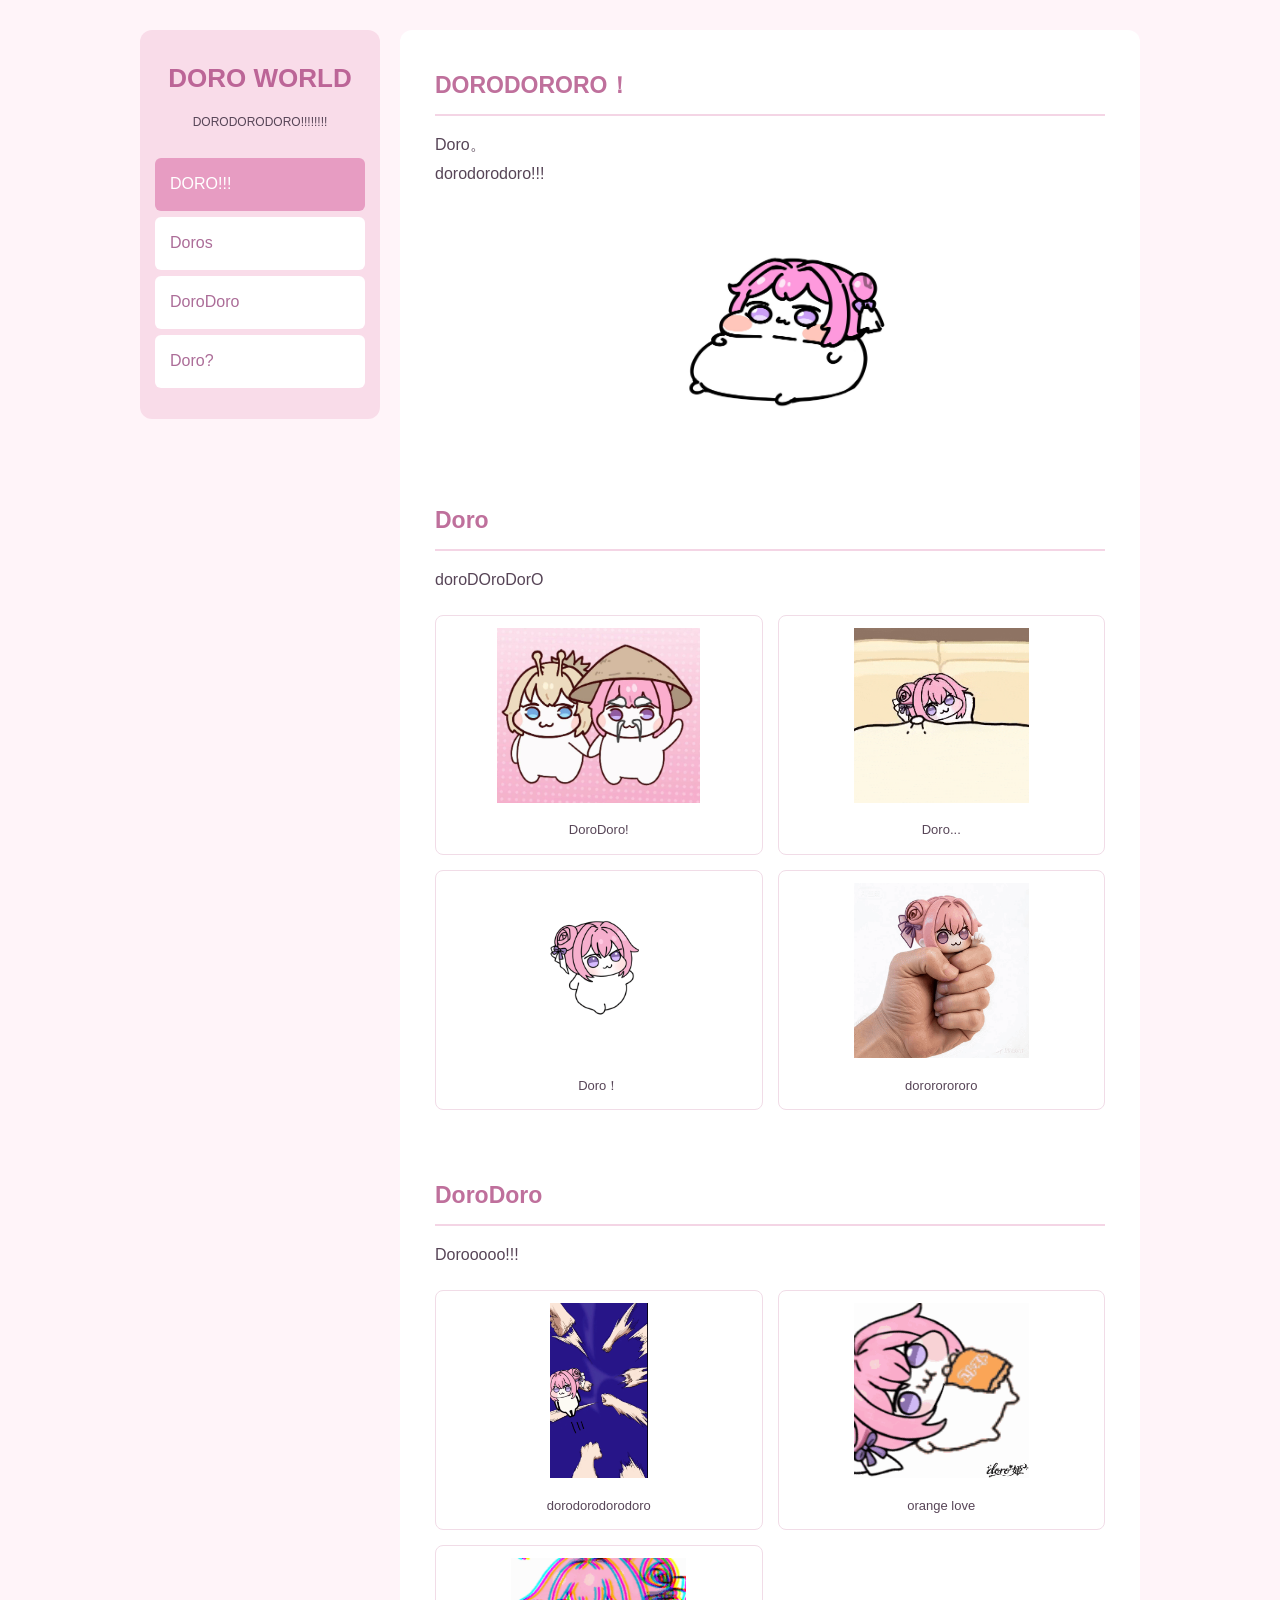
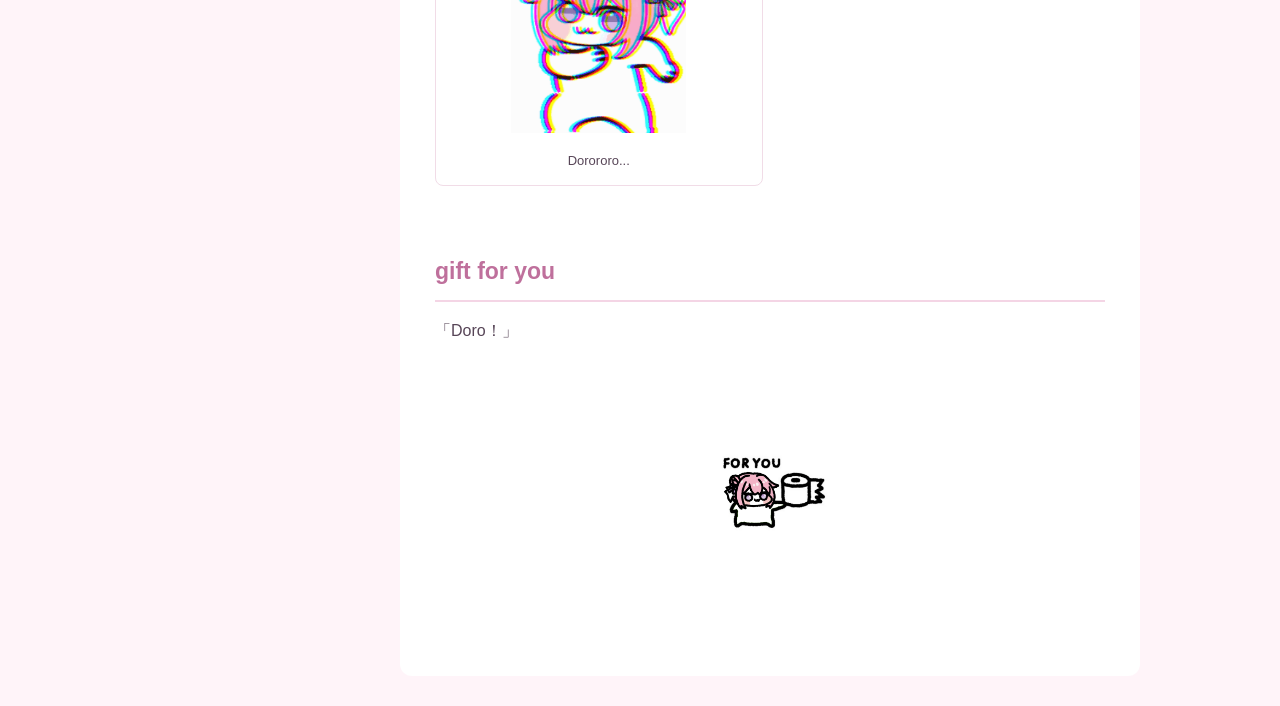
<file: highlight-menu-custom/index.html>
<!DOCTYPE html>
<html lang="ja">
<head>
    <meta charset="UTF-8">
    <meta name="viewport" content="width=device-width, initial-scale=1.0">
    <title>DORO WORLD</title>
    <link rel="stylesheet" href="css/reset.css">
    <link rel="stylesheet" href="css/style.css">
    <script src="https://code.jquery.com/jquery-3.7.0.min.js"
        integrity="sha256-2Pmvv0kuTBOenSvLm6bvfBSSHrUJ+3A7x6P5Ebd07/g=" crossorigin="anonymous"></script>
    <script src="js/script.js"></script>
</head>
<body>
    <div id="wrapper">
        <header>
            <h1>DORO WORLD</h1>
            <p>DORODORODORO!!!!!!!!</p>
            <nav>
                <ul>
                    <li class="current"><a href="#welcome">DORO!!!</a></li>
                    <li><a href="#gallery">Doros</a></li>
                    <li><a href="#motion">DoroDoro</a></li>
                    <li><a href="#gift">Doro?</a></li>
                </ul>
            </nav>
        </header>

        <main>
            <!-- 元のJSに合わせ、sectionは4つにしています。 -->
            <section id="welcome">
                <h2>DORODORORO！</h2>
                <p>Doro。<br>dorodorodoro!!!</p>
                <img class="main-doro" src="images/doro.png" alt="まるくなったDoro">
            </section>

            <section id="gallery">
                <h2>Doro</h2>
                <p>doroDOroDorO</p>
                <div class="gallery">
                    <figure><img src="images/friends.jpg" alt="友達と手をつなぐDoro" loading="lazy"><figcaption>DoroDoro!</figcaption></figure>
                    <figure><img src="images/bed.gif" alt="布団から顔を出すDoro" loading="lazy"><figcaption>Doro...</figcaption></figure>
                    <figure><img src="images/hello.gif" alt="手をあげるDoro" loading="lazy"><figcaption>Doro！</figcaption></figure>
                    <figure><img src="images/mini.gif" alt="手で握られた小さなDoro" loading="lazy"><figcaption>dorororororo</figcaption></figure>
                </div>
            </section>

            <section id="motion">
                <h2>DoroDoro</h2>
                <p>Dorooooo!!!</p>
                <div class="gallery">
                    <figure><img src="images/run.gif" alt="走るDoro" loading="lazy"><figcaption>dorodorodorodoro</figcaption></figure>
                    <figure><img src="images/orange.gif" alt="オレンジを持つDoro" loading="lazy"><figcaption>orange love</figcaption></figure>
                    <figure><img src="images/color.gif" alt="カラフルに揺れるDoro" loading="lazy"><figcaption>Dorororo...</figcaption></figure>
                </div>
            </section>

            <section id="gift">
                <h2>gift for you</h2>
                <p>「Doro！」</p>
                <img class="gift-doro" src="images/gift.png" alt="プレゼントを差し出すDoro" loading="lazy">
            </section>
        </main>
    </div>
</body>
</html>
</file>
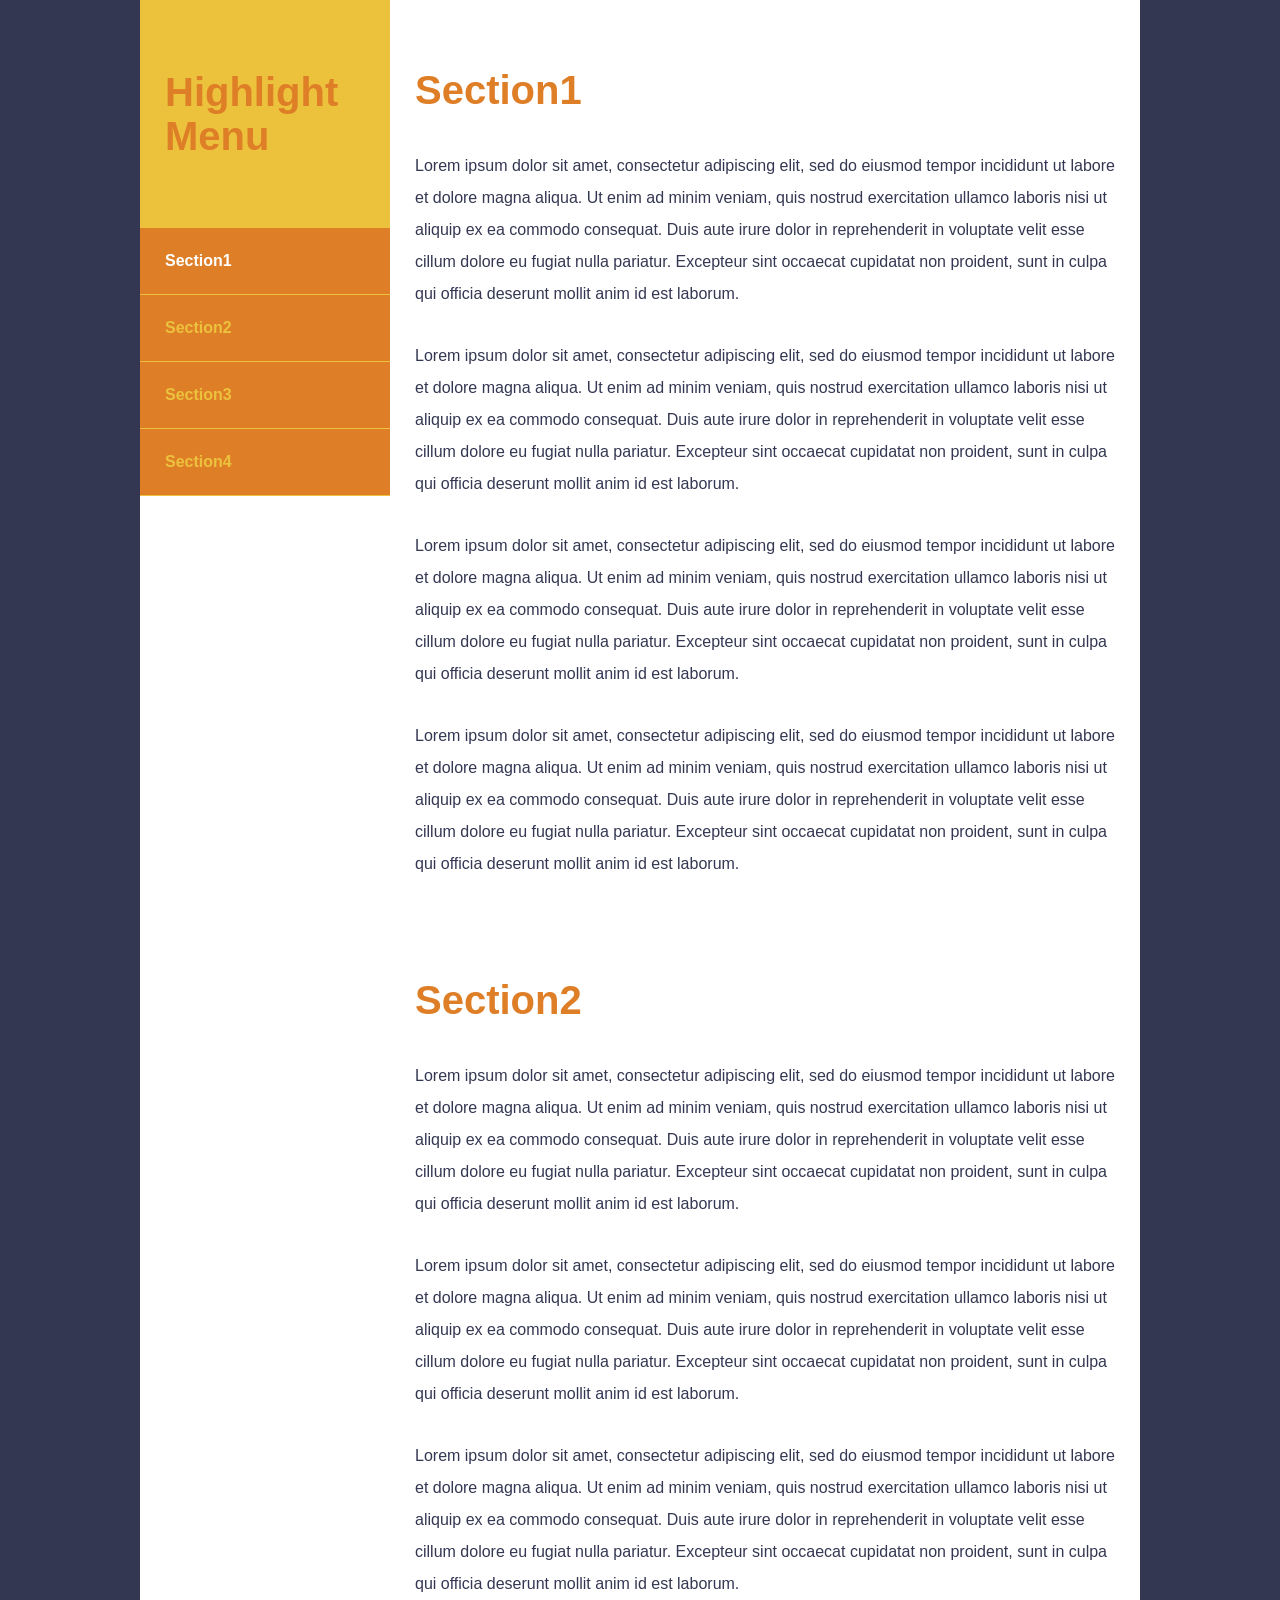
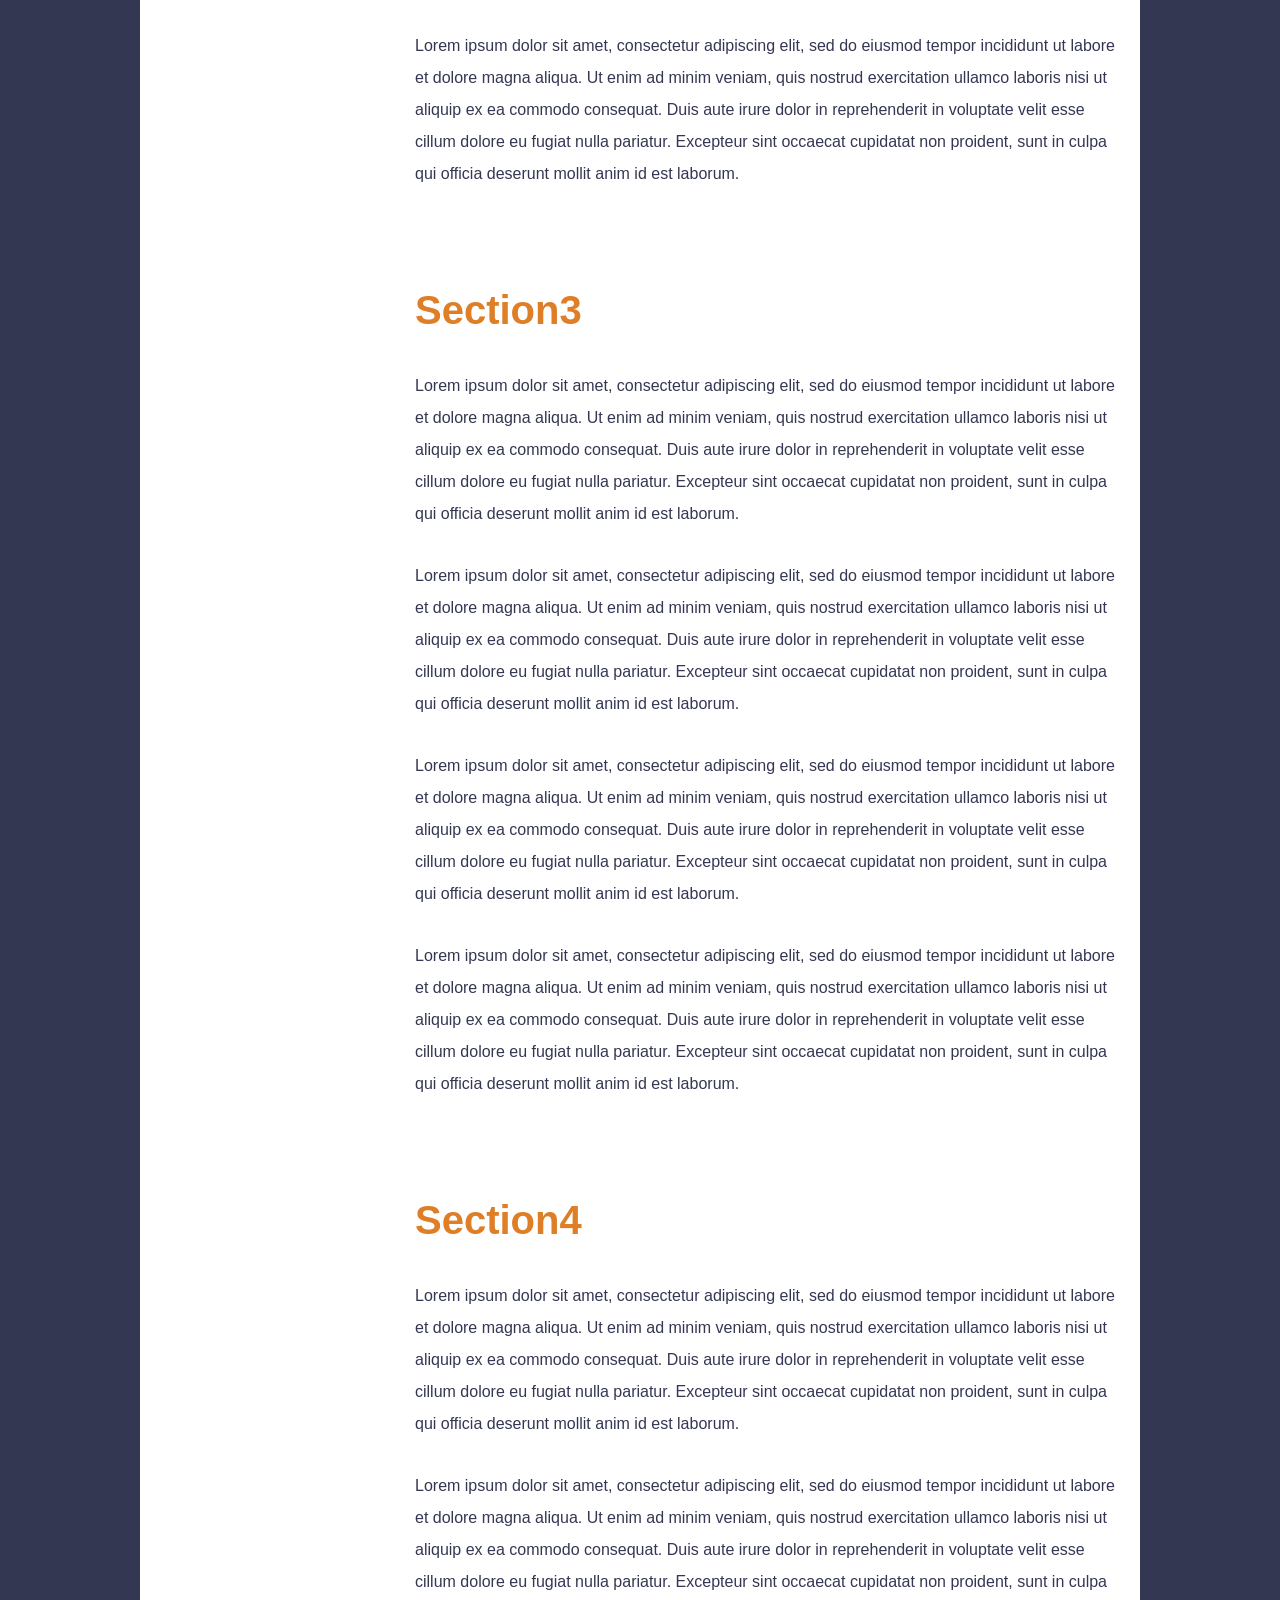
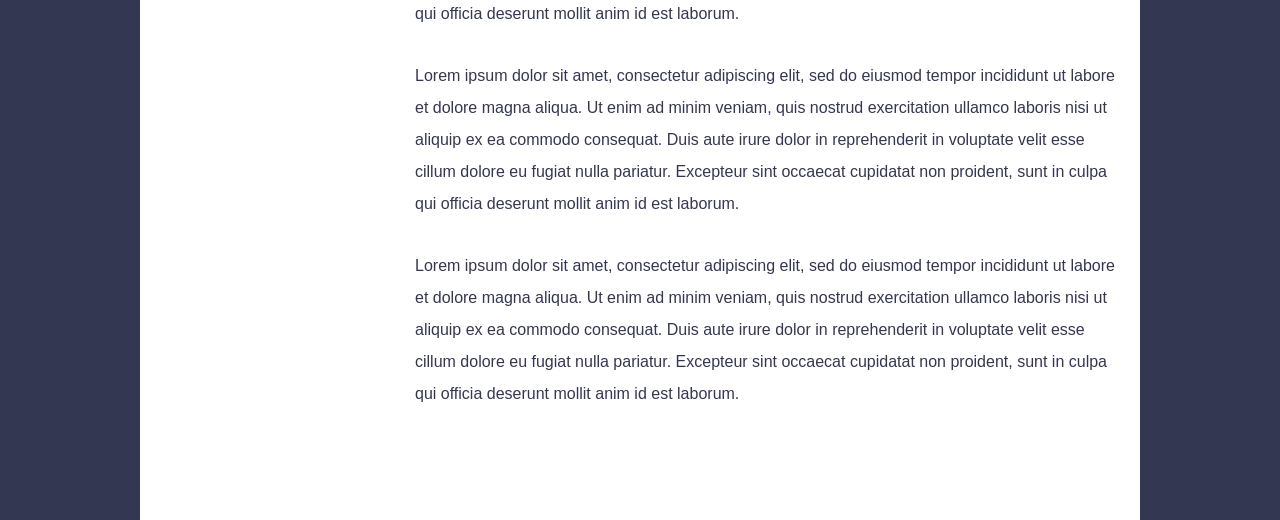
<file: highlight-menu/index.html>
<!DOCTYPE html>
<html lang="ja">

<head>
    <meta charset="UTF-8">
    <title>Document</title>
    <link rel="stylesheet" href="css/reset.css">
    <link rel="stylesheet" href="css/style.css">

    <script src="https://code.jquery.com/jquery-3.7.0.min.js"
        integrity="sha256-2Pmvv0kuTBOenSvLm6bvfBSSHrUJ+3A7x6P5Ebd07/g=" crossorigin="anonymous"></script>
    <script src="js/script.js"></script>
</head>

<body>
    <div id="wrapper">
        <header>
            <h1>Highlight Menu</h1>
            <nav>
                <ul>
                    <li class="current"><a href="#">Section1</a></li>
                    <li><a href="#">Section2</a></li>
                    <li><a href="#">Section3</a></li>
                    <li><a href="#">Section4</a></li>
                </ul>
            </nav>
        </header>


        <main>
            <section>
                <h1>Section1</h1>
                <p>Lorem ipsum dolor sit amet, consectetur adipiscing elit, sed do eiusmod tempor incididunt ut labore
                    et dolore magna aliqua. Ut enim ad minim veniam, quis nostrud exercitation ullamco laboris nisi ut
                    aliquip ex ea commodo consequat. Duis aute irure dolor in reprehenderit in voluptate velit esse
                    cillum dolore eu fugiat nulla pariatur. Excepteur sint occaecat cupidatat non proident, sunt in
                    culpa qui officia deserunt mollit anim id est laborum.</p>
                <p>Lorem ipsum dolor sit amet, consectetur adipiscing elit, sed do eiusmod tempor incididunt ut labore
                    et dolore magna aliqua. Ut enim ad minim veniam, quis nostrud exercitation ullamco laboris nisi ut
                    aliquip ex ea commodo consequat. Duis aute irure dolor in reprehenderit in voluptate velit esse
                    cillum dolore eu fugiat nulla pariatur. Excepteur sint occaecat cupidatat non proident, sunt in
                    culpa qui officia deserunt mollit anim id est laborum.</p>
                <p>Lorem ipsum dolor sit amet, consectetur adipiscing elit, sed do eiusmod tempor incididunt ut labore
                    et dolore magna aliqua. Ut enim ad minim veniam, quis nostrud exercitation ullamco laboris nisi ut
                    aliquip ex ea commodo consequat. Duis aute irure dolor in reprehenderit in voluptate velit esse
                    cillum dolore eu fugiat nulla pariatur. Excepteur sint occaecat cupidatat non proident, sunt in
                    culpa qui officia deserunt mollit anim id est laborum.</p>
                <p>Lorem ipsum dolor sit amet, consectetur adipiscing elit, sed do eiusmod tempor incididunt ut labore
                    et dolore magna aliqua. Ut enim ad minim veniam, quis nostrud exercitation ullamco laboris nisi ut
                    aliquip ex ea commodo consequat. Duis aute irure dolor in reprehenderit in voluptate velit esse
                    cillum dolore eu fugiat nulla pariatur. Excepteur sint occaecat cupidatat non proident, sunt in
                    culpa qui officia deserunt mollit anim id est laborum.</p>
            </section>


            <section>
                <h1>Section2</h1>
                <p>Lorem ipsum dolor sit amet, consectetur adipiscing elit, sed do eiusmod tempor incididunt ut labore
                    et dolore magna aliqua. Ut enim ad minim veniam, quis nostrud exercitation ullamco laboris nisi ut
                    aliquip ex ea commodo consequat. Duis aute irure dolor in reprehenderit in voluptate velit esse
                    cillum dolore eu fugiat nulla pariatur. Excepteur sint occaecat cupidatat non proident, sunt in
                    culpa qui officia deserunt mollit anim id est laborum.</p>
                <p>Lorem ipsum dolor sit amet, consectetur adipiscing elit, sed do eiusmod tempor incididunt ut labore
                    et dolore magna aliqua. Ut enim ad minim veniam, quis nostrud exercitation ullamco laboris nisi ut
                    aliquip ex ea commodo consequat. Duis aute irure dolor in reprehenderit in voluptate velit esse
                    cillum dolore eu fugiat nulla pariatur. Excepteur sint occaecat cupidatat non proident, sunt in
                    culpa qui officia deserunt mollit anim id est laborum.</p>
                <p>Lorem ipsum dolor sit amet, consectetur adipiscing elit, sed do eiusmod tempor incididunt ut labore
                    et dolore magna aliqua. Ut enim ad minim veniam, quis nostrud exercitation ullamco laboris nisi ut
                    aliquip ex ea commodo consequat. Duis aute irure dolor in reprehenderit in voluptate velit esse
                    cillum dolore eu fugiat nulla pariatur. Excepteur sint occaecat cupidatat non proident, sunt in
                    culpa qui officia deserunt mollit anim id est laborum.</p>
                <p>Lorem ipsum dolor sit amet, consectetur adipiscing elit, sed do eiusmod tempor incididunt ut labore
                    et dolore magna aliqua. Ut enim ad minim veniam, quis nostrud exercitation ullamco laboris nisi ut
                    aliquip ex ea commodo consequat. Duis aute irure dolor in reprehenderit in voluptate velit esse
                    cillum dolore eu fugiat nulla pariatur. Excepteur sint occaecat cupidatat non proident, sunt in
                    culpa qui officia deserunt mollit anim id est laborum.</p>
            </section>


            <section>
                <h1>Section3</h1>
                <p>Lorem ipsum dolor sit amet, consectetur adipiscing elit, sed do eiusmod tempor incididunt ut labore
                    et dolore magna aliqua. Ut enim ad minim veniam, quis nostrud exercitation ullamco laboris nisi ut
                    aliquip ex ea commodo consequat. Duis aute irure dolor in reprehenderit in voluptate velit esse
                    cillum dolore eu fugiat nulla pariatur. Excepteur sint occaecat cupidatat non proident, sunt in
                    culpa qui officia deserunt mollit anim id est laborum.</p>
                <p>Lorem ipsum dolor sit amet, consectetur adipiscing elit, sed do eiusmod tempor incididunt ut labore
                    et dolore magna aliqua. Ut enim ad minim veniam, quis nostrud exercitation ullamco laboris nisi ut
                    aliquip ex ea commodo consequat. Duis aute irure dolor in reprehenderit in voluptate velit esse
                    cillum dolore eu fugiat nulla pariatur. Excepteur sint occaecat cupidatat non proident, sunt in
                    culpa qui officia deserunt mollit anim id est laborum.</p>
                <p>Lorem ipsum dolor sit amet, consectetur adipiscing elit, sed do eiusmod tempor incididunt ut labore
                    et dolore magna aliqua. Ut enim ad minim veniam, quis nostrud exercitation ullamco laboris nisi ut
                    aliquip ex ea commodo consequat. Duis aute irure dolor in reprehenderit in voluptate velit esse
                    cillum dolore eu fugiat nulla pariatur. Excepteur sint occaecat cupidatat non proident, sunt in
                    culpa qui officia deserunt mollit anim id est laborum.</p>
                <p>Lorem ipsum dolor sit amet, consectetur adipiscing elit, sed do eiusmod tempor incididunt ut labore
                    et dolore magna aliqua. Ut enim ad minim veniam, quis nostrud exercitation ullamco laboris nisi ut
                    aliquip ex ea commodo consequat. Duis aute irure dolor in reprehenderit in voluptate velit esse
                    cillum dolore eu fugiat nulla pariatur. Excepteur sint occaecat cupidatat non proident, sunt in
                    culpa qui officia deserunt mollit anim id est laborum.</p>
            </section>


            <section>
                <h1>Section4</h1>
                <p>Lorem ipsum dolor sit amet, consectetur adipiscing elit, sed do eiusmod tempor incididunt ut labore
                    et dolore magna aliqua. Ut enim ad minim veniam, quis nostrud exercitation ullamco laboris nisi ut
                    aliquip ex ea commodo consequat. Duis aute irure dolor in reprehenderit in voluptate velit esse
                    cillum dolore eu fugiat nulla pariatur. Excepteur sint occaecat cupidatat non proident, sunt in
                    culpa qui officia deserunt mollit anim id est laborum.</p>
                <p>Lorem ipsum dolor sit amet, consectetur adipiscing elit, sed do eiusmod tempor incididunt ut labore
                    et dolore magna aliqua. Ut enim ad minim veniam, quis nostrud exercitation ullamco laboris nisi ut
                    aliquip ex ea commodo consequat. Duis aute irure dolor in reprehenderit in voluptate velit esse
                    cillum dolore eu fugiat nulla pariatur. Excepteur sint occaecat cupidatat non proident, sunt in
                    culpa qui officia deserunt mollit anim id est laborum.</p>
                <p>Lorem ipsum dolor sit amet, consectetur adipiscing elit, sed do eiusmod tempor incididunt ut labore
                    et dolore magna aliqua. Ut enim ad minim veniam, quis nostrud exercitation ullamco laboris nisi ut
                    aliquip ex ea commodo consequat. Duis aute irure dolor in reprehenderit in voluptate velit esse
                    cillum dolore eu fugiat nulla pariatur. Excepteur sint occaecat cupidatat non proident, sunt in
                    culpa qui officia deserunt mollit anim id est laborum.</p>
                <p>Lorem ipsum dolor sit amet, consectetur adipiscing elit, sed do eiusmod tempor incididunt ut labore
                    et dolore magna aliqua. Ut enim ad minim veniam, quis nostrud exercitation ullamco laboris nisi ut
                    aliquip ex ea commodo consequat. Duis aute irure dolor in reprehenderit in voluptate velit esse
                    cillum dolore eu fugiat nulla pariatur. Excepteur sint occaecat cupidatat non proident, sunt in
                    culpa qui officia deserunt mollit anim id est laborum.</p>
            </section>
        </main>
    </div>
</body>

</html>
</file>
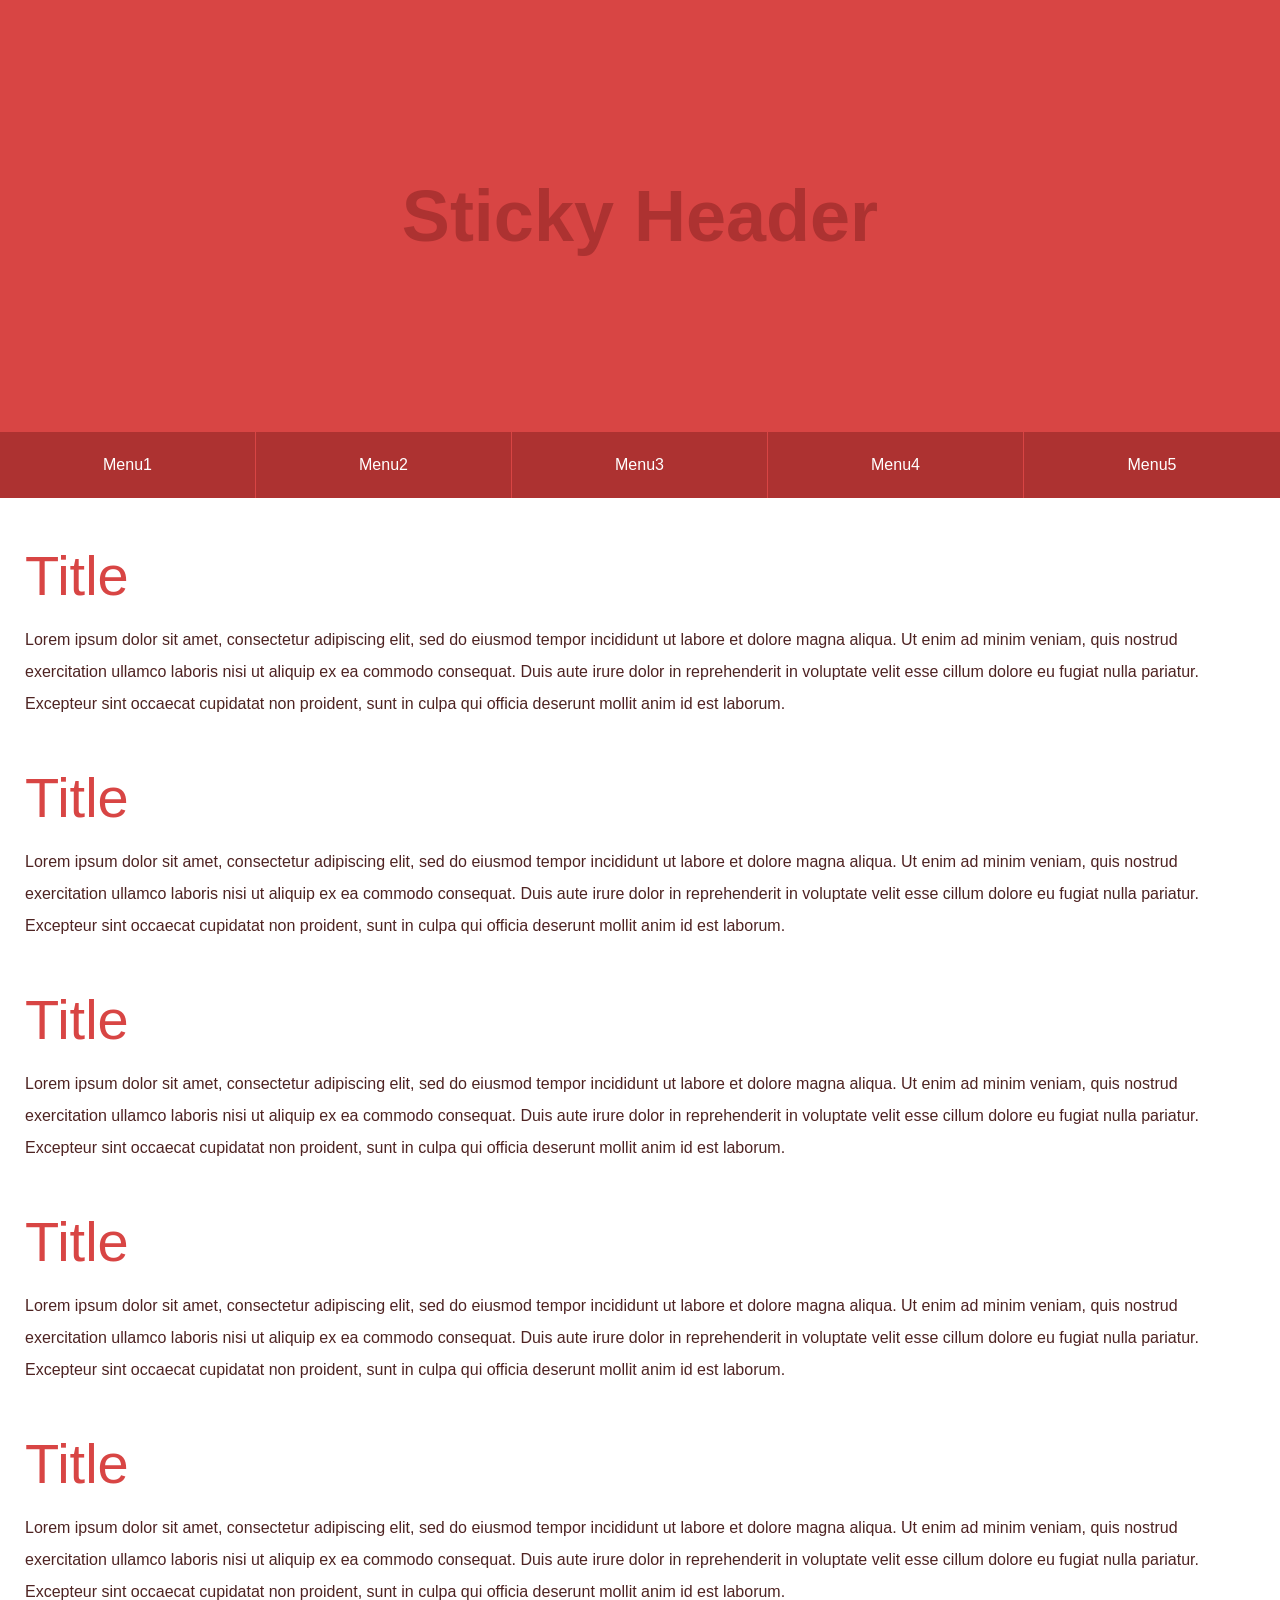
<file: sticky-header/index.html>
<!DOCTYPE html>
<html lang="ja">

<head>
    <meta charset="UTF-8">
    <title>sticky-header</title>

    <link rel="stylesheet" href="css/reset.css">
    <link rel="stylesheet" href="css/style.css">

    <script src="https://code.jquery.com/jquery-3.7.0.min.js"
        integrity="sha256-2Pmvv0kuTBOenSvLm6bvfBSSHrUJ+3A7x6P5Ebd07/g=" crossorigin="anonymous"></script>

    <script src="js/script.js"></script>
</head>

<body>
    <div id="wrapper">
        <header>
            <h1>Sticky Header</h1>
        </header>

        <nav>
            <ul>
                <li><a href="#">Menu1</a></li>
                <li><a href="#">Menu2</a></li>
                <li><a href="#">Menu3</a></li>
                <li><a href="#">Menu4</a></li>
                <li><a href="#">Menu5</a></li>
            </ul>
        </nav>

        <main>
            <section>
                <h1>Title</h1>
                <p>Lorem ipsum dolor sit amet, consectetur adipiscing elit, sed do eiusmod tempor incididunt ut labore
                    et dolore magna aliqua. Ut enim ad minim veniam, quis nostrud exercitation ullamco laboris nisi ut
                    aliquip ex ea commodo consequat. Duis aute irure dolor in reprehenderit in voluptate velit esse
                    cillum dolore eu fugiat nulla pariatur. Excepteur sint occaecat cupidatat non proident, sunt in
                    culpa qui officia deserunt mollit anim id est laborum.</p>
            </section>

            <section>
                <h1>Title</h1>
                <p>Lorem ipsum dolor sit amet, consectetur adipiscing elit, sed do eiusmod tempor incididunt ut labore
                    et dolore magna aliqua. Ut enim ad minim veniam, quis nostrud exercitation ullamco laboris nisi ut
                    aliquip ex ea commodo consequat. Duis aute irure dolor in reprehenderit in voluptate velit esse
                    cillum dolore eu fugiat nulla pariatur. Excepteur sint occaecat cupidatat non proident, sunt in
                    culpa qui officia deserunt mollit anim id est laborum.</p>
            </section>


            <section>
                <h1>Title</h1>
                <p>Lorem ipsum dolor sit amet, consectetur adipiscing elit, sed do eiusmod tempor incididunt ut labore
                    et dolore magna aliqua. Ut enim ad minim veniam, quis nostrud exercitation ullamco laboris nisi ut
                    aliquip ex ea commodo consequat. Duis aute irure dolor in reprehenderit in voluptate velit esse
                    cillum dolore eu fugiat nulla pariatur. Excepteur sint occaecat cupidatat non proident, sunt in
                    culpa qui officia deserunt mollit anim id est laborum.</p>
            </section>


            <section>
                <h1>Title</h1>
                <p>Lorem ipsum dolor sit amet, consectetur adipiscing elit, sed do eiusmod tempor incididunt ut labore
                    et dolore magna aliqua. Ut enim ad minim veniam, quis nostrud exercitation ullamco laboris nisi ut
                    aliquip ex ea commodo consequat. Duis aute irure dolor in reprehenderit in voluptate velit esse
                    cillum dolore eu fugiat nulla pariatur. Excepteur sint occaecat cupidatat non proident, sunt in
                    culpa qui officia deserunt mollit anim id est laborum.</p>
            </section>

            <section>
                <h1>Title</h1>
                <p>Lorem ipsum dolor sit amet, consectetur adipiscing elit, sed do eiusmod tempor incididunt ut labore
                    et dolore magna aliqua. Ut enim ad minim veniam, quis nostrud exercitation ullamco laboris nisi ut
                    aliquip ex ea commodo consequat. Duis aute irure dolor in reprehenderit in voluptate velit esse
                    cillum dolore eu fugiat nulla pariatur. Excepteur sint occaecat cupidatat non proident, sunt in
                    culpa qui officia deserunt mollit anim id est laborum.</p>
            </section>
        </main>
    </div>
</body>

</html>
</file>
<file: highlight-menu-custom/css/style.css>
@charset "utf-8";


* { 
    box-sizing: border-box; 
}



html { 
    scroll-behavior: smooth; 
}

body {
    font-family: Arial, "Yu Gothic", sans-serif;
    background: #fff4f9;
    color: #574557;
    line-height: 1.8;
}


#wrapper {
    width: 1000px;
    max-width: 95%;
    margin: 30px auto;
    display: flex;
    align-items: flex-start;
    gap: 20px;
}


header {
    position: sticky;
    top: 20px;
    width: 240px;
    flex-shrink: 0;
    padding: 25px 15px;
    background: #f9dce9;
    border-radius: 12px;
}
header h1 {
    color: #bc6597;
    font-size: 26px;
    font-weight: bold;
    text-align: center;
}
header p { 
    margin: 10px 0 25px; 
    font-size: 12px; 
    text-align: center; 
}
nav li { 
    margin-bottom: 6px; 
}
nav a {
    display: block;
    padding: 12px 15px;
    background: #fff;
    color: #ac6d98;
    text-decoration: none;
    border-radius: 6px;
}
nav li.current a, nav a:hover { 
    background: #e79cc2; 
    color: #fff; 
}


main {
    min-width: 0;
    flex: 1;
    padding: 35px;
    background: #fff;
    border-radius: 12px;
}
section { 
    margin-bottom: 65px; 
    scroll-margin-top: 20px; 
}


section:last-child { 
    margin-bottom: 0; 
}


section h2 {
    padding-bottom: 8px;
    margin-bottom: 15px;
    border-bottom: 2px solid #f4d5e5;
    color: #bf709c;
    font-size: 23px;
    font-weight: bold;
}
section p { 
    margin-bottom: 20px; 
}
.main-doro {
    display: block;
    width: 280px;
    max-width: 100%;
    margin: 10px auto 0;
}


.gallery { display: grid; 
    grid-template-columns: repeat(2, 1fr); 
    gap: 15px; 
}
.gallery figure { 
    padding: 12px; 
    border: 1px solid #f1dce7; 
    border-radius: 8px; 
}
.gallery img { 
    width: 100%; 
    height: 175px; 
    object-fit: contain; 
}

.gallery figcaption { 
    margin-top: 6px; 
    text-align: center; 
    font-size: 13px; 
}

.gift-doro { 
    display: block; 
    width: 260px; 
    max-width: 100%; 
    margin: 15px auto; 
}
.back-top { 
    color: #b96a98; 
}
</file>
<file: highlight-menu/css/style.css>
@charset "utf-8";


body{
    font-family: Helvetica, Arial, sans-serif;
    background: #343752;
}


#wrapper{
    width: 1000px;
    margin: 0 auto;
}

header{
    position: fixed;
    width: 250px;
    background: #ecc23d;
}

header h1{
    padding: 70px 25px;
    color: #de7e27;
    font-size: 2.5em;
    line-height: 1.1em;
    font-weight: bold;
}

nav li{
    list-style-type: none;
    margin-bottom: 1px;
}

nav li a{
    display: block;
    padding: 25px;
    font-weight: bold;
    color: #ecc23d;
    background: #de7e27;
    text-decoration: none;
}

nav li.current a{
    color: #fff;
}

main{
    display: block;
    padding: 70px 25px 10px 275px;
    background: #fff;
}

section{
    margin-bottom: 100px;
}

section h1{
    color: #de7e27;
    font-size: 2.5em;
    font-weight: bold;
    margin-bottom: 40px;
}

p{
    margin-bottom: 30px;
    line-height: 2em;
    color: #343752;
}
</file>
<file: sticky-header/css/style.css>
@charset "utf-8";


body{
    font-family: Helvetica, Arial, sans-serif;
}

#wrapper{
    min-width: 1000px;
    margin: 0 auto;
}

header h1{
    text-align: center;
    background: #d84544;
    color: #ad3231;
    padding: 180px 0;
    font-size: 4.5em;
    font-weight: bold;
}

nav{
    width: 100%;
    top: 0;
    left: 0;
}

li{
    float: left;
    width: 20%;
}

li a{
    text-align: center;
    display: block;
    text-decoration: none;
    background: #ad3231;
    padding: 25px 0;
    color: #fff;
    border-right: 1px solid #d84544;
}

li a:hover{
    background: #98302f;
}

li:last-child a{
    border-right: none;
}

main{
    clear: both;
    display: block;
    padding: 50px 25px 20px;
}

section h1{
    font-size: 3.5em;
    font-weight: normal;
    margin-bottom: 20px;
    color: #d84544;
}

p{
    margin-bottom: 50px;
    line-height: 2em;
    color: #4e2322;
}
</file>
